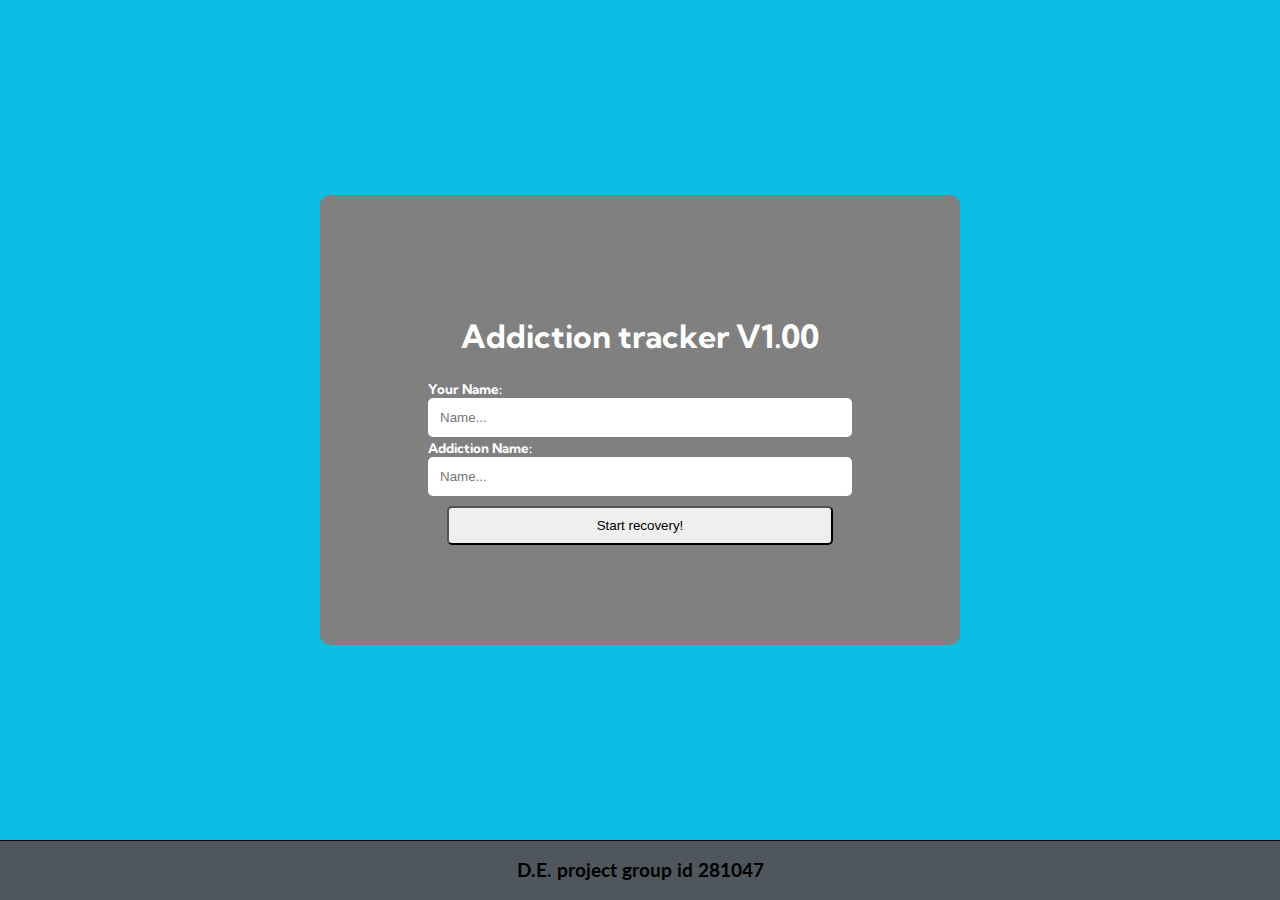
<file: Trackr/AddictionTrackerJS-V1.00/index.html>
<!DOCTYPE html>
<html lang="en">
<head>
    <meta charset="UTF-8">
    <meta name="viewport" content="width=device-width, initial-scale=1.0">

    <link href="startpageStylesheet.css" type="text/css" rel="stylesheet">
    <title>Addiction tracker V1.00</title>
</head>
<body onload="CheckForSavedData()">
    

    <div class="container" id="container">



        <h1>Addiction tracker V1.00</h1>

        <form>

            <small>Your Name:</small>
            <input type="text" placeholder="Name..." id="nameIn" class="">

            <small>Addiction Name:</small>
            <input type="text" placeholder="Name..." id="addictionIn">

            <button id="submitButton">Start recovery!</button>

        </form>

    </div>

    <script src="Javascript/startup.js"></script>
</body><footer>

   <h3> D.E. project group id 281047</h3>

</footer>
</html>
</file>
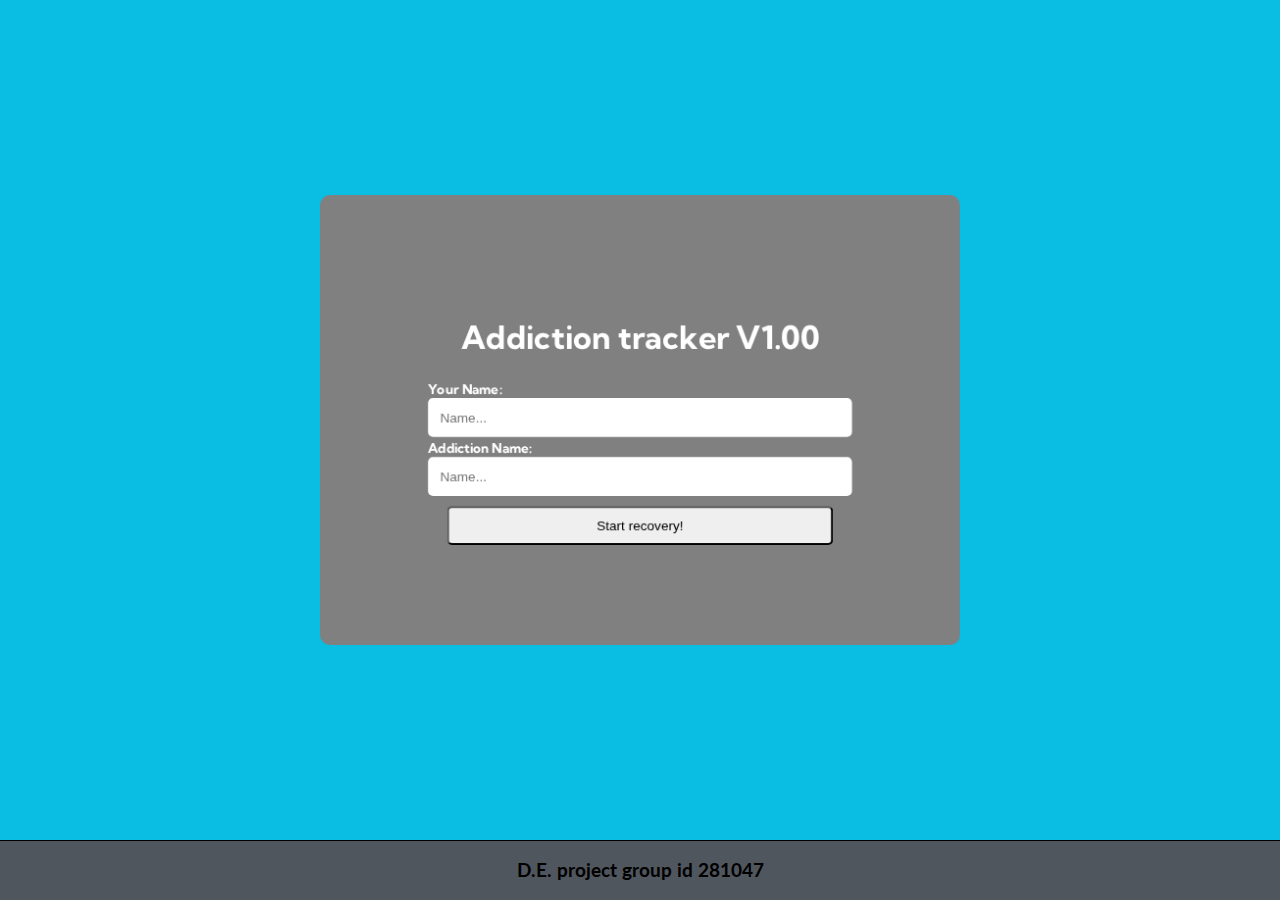
<file: Trackr/AddictionTrackerJS-V1.00/app.html>
<!DOCTYPE html>
<html lang="en">
<head>
    <meta charset="UTF-8">
    <meta name="viewport" content="width=device-width, initial-scale=1.0">
        <link href="mainappStylesheet.css" rel="stylesheet" type="text/css">

        <link href="Simplegrid.io/simple-grid.css" rel="stylesheet" type="text/css">

    <title>Addiction Tracker V1.00 </title>
</head>
<body onload="CheckForSavedData()">

    <div class="row">


        <div class="col-3 col-3-sm sideBar">

            <h1 id="GreetingOne">Hello there!</h1>
            <h3 id="GreetingTwo">If your seeing this message you must enable Javascript...</h3>

            
            <div class="fromTop">
                <p>> <a href="https://www.nhs.uk/live-well/quit-smoking/" target="blank">Advice for quitting smoking</a></p>
                <p>> <a href="https://www.nhs.uk/live-well/alcohol-support/" target="blank">Advice for alcohol releated problems</a></p>
                <p>> <a href="https://www.nhs.uk/live-well/healthy-body/drug-addiction-getting-help/" target="blank">Advice for drug releated problems</a></p>
            </div>
            

        </div>

        <div class="col-9 col-9-sm">

          <div class="fullBAR center">

            <h2 id="motivation">---</h2>

          </div>

          <div class="fullBAR center">

            <div class="half left">

                <h3 id="last" class="center">--LAST RELAPSE--</h3>

            </div>

            <div class="half right">

                <h1 id="clock" class="center">--TIME--</h1>
                
            </div>

          </div>

        </div>

        <div class="col-9 col-9-sm">

            <div class="fullBAR center" id="relapseDisplay">

            

            </div>

        </div>
         

       

    </div>

    <button id="emergency" onclick="RedirectUserEMERGENCY()">⚡PANIC BUTTON!⚡</button>
    <button id="delete">⛔️  DELETE ALL DATA ⛔️</button>
    <button id="relapse">LOG A RELAPSE 🕐</button>

    <script src="Javascript/app.js"></script>
</body>
</html>
</file>
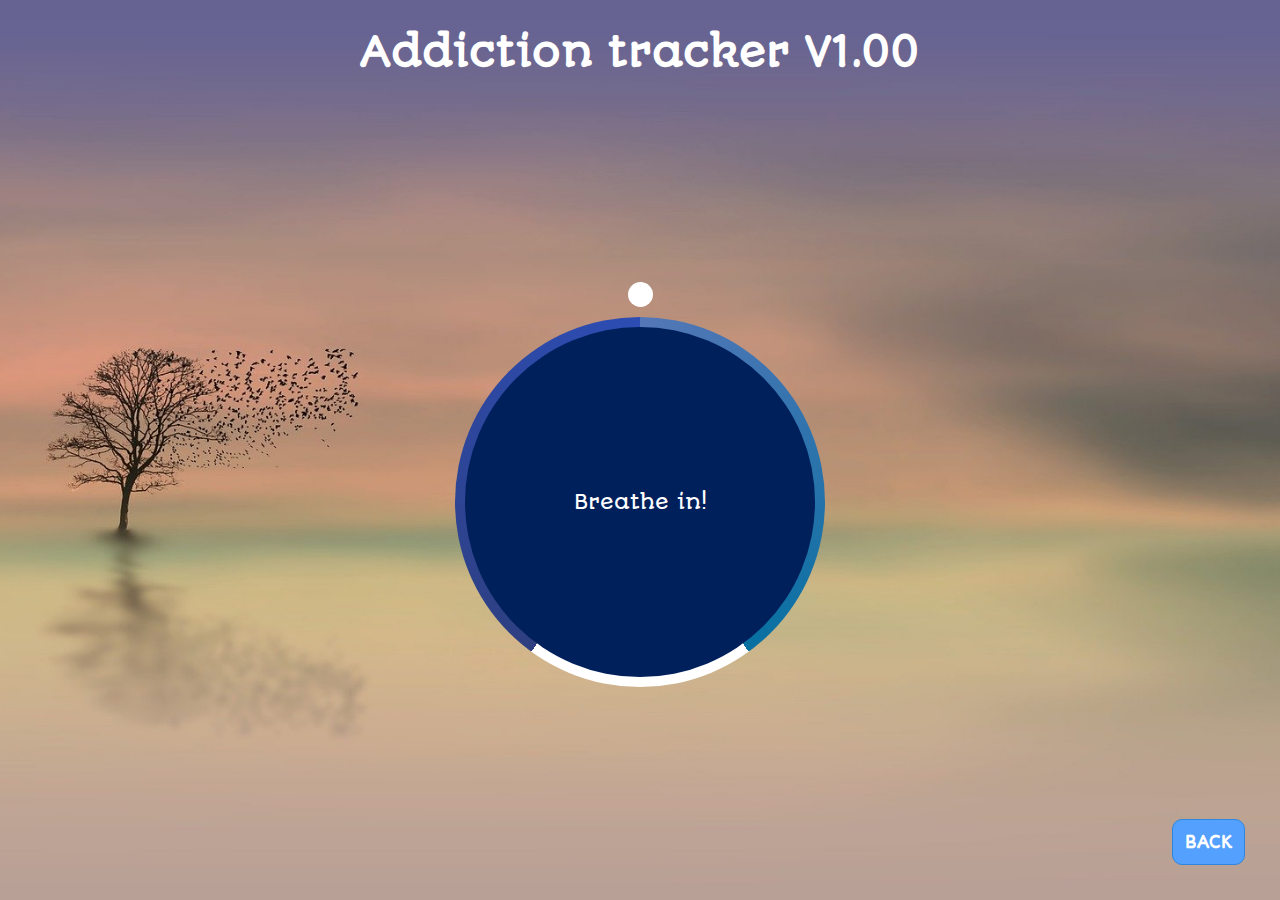
<file: Trackr/AddictionTrackerJS-V1.00/breathingApp.html>
<!DOCTYPE html>
<html lang="en">
<head>
    <meta charset="UTF-8">
    <meta name="viewport" content="width=device-width, initial-scale=1.0">
    <link href="relaxerStylesheet.css" type="text/css" rel="stylesheet">

    <title>Relaxer web app </title>
</head>
<body>

    <h1>Addiction tracker V1.00</h1>


    <div class="container" id="container">

        <div class="circle"></div>
        <p id="txt">Take a breath in :)</p>

        <div class="point-container">
            <span class="point"></span>
        </div>

        <div class="gradient-circle"></div>

    </div>

        <button id="back" onclick="RedirectUserBACK()">BACK</button>

    <script src="Javascript/relaxerScript.js"></script>
</body>
</html>
</file>
<file: Trackr/AddictionTrackerJS-V1.00/startpageStylesheet.css>
@import url('https://fonts.googleapis.com/css2?family=Kumbh+Sans:wght@700&display=swap');
@import url(https://fonts.googleapis.com/css?family=Lato:400,300,300italic,400italic,700,700italic);

.container{

    width: 50%;
    height: 50vh;
    background-color:grey;
    margin: auto auto;
    align-items: center;
    position: relative;
    overflow: hidden;
    justify-content: center;
    display: flex;
    flex-direction: column;
    color: white;
    font-weight: bold;
    font-family: 'Kumbh Sans', sans-serif;
    border-radius: 10px;

    animation-name: Bubble;
    animation-duration: 2s;
    animation-delay: 1s;
    animation-iteration-count: infinite;
    animation-direction: alternate;
    
}



@keyframes Bubble{

    from{transform: scale(1.0);}
    to{transform: scale(1.02);}

}




input{

    display: block;
    padding: 10px;
    border: 0;
    width: 30em;
    border-radius: 5px;
    border: 2px solid #fff;


}

button{

    text-align: center;
    width: 29em;
    padding: 10px;
    border-radius: 5px;
    margin-left: auto;
    margin-right: auto;
    display: flex;
    justify-content: center;
    align-items: center;
    margin-top: 10px;

}

@media(max-width: 880px){

    .container{

        width: 95%;

    }

    input{

        width: 90%;

    }

    button{

        width: 100%;

    }
}

.warn{

    border: 2px solid red;

}
.yes{

    border: 2px solid green;

}

body{
    background-color: #0abde3;
    margin: 0;
    display: flex;
    flex-direction: column;
    min-height: 100vh;
    overflow: hidden;
    justify-content: center;
}

footer{

    text-align: center;
    border-top: 1.2px solid black;
    background-color: #50565e;
    font-family: 'Lato', Helvetica, sans-serif;

}

a{

    color: white;

}
</file>
<file: Trackr/AddictionTrackerJS-V1.00/mainappStylesheet.css>
body{

    margin: 0px;
    overflow-x: hidden;
    background-color: #222f3e;
    
}


.sideBar{

    text-align: center;
    background-color: #576574;

}

.fullBAR{

    background-color: #2e86de;
    width: 100%;
    padding: 0;
    margin: 0;
    top: 0;
}

#emergency{

    position: fixed;
    bottom: 35px;
    padding: 12px;
    right: 35px;
    border-radius: 10px;
    outline: none;
    border: 1px solid #ff6b6b;
    color: white;
    font-weight: bold;
    font-size: 16px;
    background-color: #ee5253;

}

#relapse{

    position: fixed;
    bottom: 35px;
    padding: 12px;
    left: 35px;
    border-radius: 10px;
    outline: none;
    border: 1px solid #5f27cd;
    color: white;
    font-weight: bold;
    font-size: 16px;
    background-color: #341f97;
    width: 210px;
}

.half{
    border: 1px solid #ff9f43;
    border-radius: 10px;
    background-color: #ff9f43;
    margin: 1%;
    display: inline-block;
    width: 45%;
    height: 100px;
    height: 110px;

}

.left{

    float: left;
}

.right{

    float: right;
}

.fromTop{

    margin-top: 65%;
    border-top: 2px solid #ff9f43;
    border-bottom: 2px solid #ff9f43;


    width: 85%;
    margin-left: auto;
    margin-right: auto;

}


@media(max-width: 880px){
    

    .sideBar{

        display: none;

    }

    .half{

        width: 100%;
        margin-left: auto;
        margin-right: auto;
        display: block;
        height: 15vh;
    }

}

.relapse{

    
    border-top: 1px solid white;
    padding-top: 5px;
    padding-bottom: 5px;

}

#delete{

    position: fixed;
    bottom: 95px;
    padding: 12px;
    width: 210px;
    left: 35px;
    border-radius: 10px;
    outline: none;
    border: 1px solid #576574;
    color: white;
    font-weight: bold;
    font-size: 16px;
    background-color: #8395a7;

}
</file>
<file: Trackr/AddictionTrackerJS-V1.00/Simplegrid.io/simple-grid.css>
/**
*** SIMPLE GRID
*** (C) ZACH COLE 2016
**/

@import url(https://fonts.googleapis.com/css?family=Lato:400,300,300italic,400italic,700,700italic);

/* UNIVERSAL */

html,
body {
  height: 100%;
  width: 100%;
  margin: 0;
  padding: 0;
  left: 0;
  top: 0;
  font-size: 100%;
}

/* ROOT FONT STYLES */

* {
  font-family: 'Lato', Helvetica, sans-serif;
  color: white;

}

/* TYPOGRAPHY */

h1 {
  font-size: 2.5rem;
}

h2 {
  font-size: 2rem;
}

h3 {
  font-size: 1.375rem;
}

h4 {
  font-size: 1.125rem;
}

h5 {
  font-size: 1rem;
}

h6 {
  font-size: 0.875rem;
}

p {
  font-size: 1.125rem;
  font-weight: 200;
  line-height: 1.8;
}

.font-light {
  font-weight: 300;
}

.font-regular {
  font-weight: 400;
}

.font-heavy {
  font-weight: 700;
}

/* POSITIONING */

.left {
  text-align: left;
}

.right {
  text-align: right;
}

.center {
  text-align: center;
  margin-left: auto;
  margin-right: auto;
}

.justify {
  text-align: justify;
}

/* ==== GRID SYSTEM ==== */



.row {
  position: relative;
  width: 100%;
}

.row [class^="col"] {
  float: left;
  min-height: 0.125rem;
}

.col-1,
.col-2,
.col-3,
.col-4,
.col-5,
.col-6,
.col-7,
.col-8,
.col-9,
.col-10,
.col-11,
.col-12 {
  width: 100%;
}

.col-1-sm {
  width: 4.33%;
}

.col-2-sm {
  width: 12.66%;
}

.col-3-sm {
  width: 25%;
  height: 100vh;
}

.col-4-sm {
  width: 29.33%;
}

.col-5-sm {
  width: 37.66%;
}

.col-6-sm {
  width: 46%;
}

.col-7-sm {
  width: 54.33%;
}

.col-8-sm {
  width: 62.66%;
}

.col-9-sm {
  width: 75%;
}

.col-10-sm {
  width: 79.33%;
}

.col-11-sm {
  width: 87.66%;
}

.col-12-sm {
  width: 100%;
}

.row::after {
	content: "";
	display: table;
	clear: both;
}


@media only screen and (min-width: 45em) {  /* 720px */
  .col-1 {
    width: 4.33%;
  }

  .col-2 {
    width: 12.66%;
  }

  .col-3 {
    width: 25%;
    height: 100vh;
  }

  .col-4 {
    width: 29.33%;
  }

  .col-5 {
    width: 37.66%;
  }

  .col-6 {
    width: 46%;
  }

  .col-7 {
    width: 54.33%;
  }

  .col-8 {
    width: 62.66%;
  }

  .col-9 {
    width: 75%;
  }

  .col-10 {
    width: 79.33%;
  }

  .col-11 {
    width: 87.66%;
  }

  .col-12 {
    width: 100%;
  }
}

@media(max-width: 880px){

  .col-9, .col-9-sm{

    width: 100%;

  }

}
</file>
<file: Trackr/AddictionTrackerJS-V1.00/relaxerStylesheet.css>
@import url('https://fonts.googleapis.com/css2?family=Autour+One&display=swap');

*{
    box-sizing: border-box;
    font-family: 'Autour One', cursive;
}

body{

    background: #646fd4 url(Media/calming.jpg) no-repeat center center;
    min-height: 100vh;
    overflow: hidden;
    align-items: center;
    justify-items: center;
    display: flex;
    flex-direction: column;
    font-size: 125%;
    color: white;
    background-size: cover;
    margin: 0;

}

.container{

    display: flex;
    align-items: center;
    justify-content: center;
    margin: auto;

    height: 350px;
    width: 350px;

    position: relative;
    transform: scale(1);

}

.circle{

    background-color: #00205c;
    height: 100%;
    width: 100%;
    border-radius: 50%;

    position: absolute;
    top: 0;

    z-index: -1;
}

.gradient-circle{

    background: conic-gradient(
        #5577b7 0%,
        #0670a1 40%,
        #fff 40%,
        #fff 60%,
        #2e3f80 60%,
        #2d4db4 100%
    );
    height: 370px;
    width: 370px;
    z-index: -2;

    border-radius: 50%;
    position: absolute;

    top: -10px;
    left: -10px;
}

.point{

    background-color: white;
    border-radius: 50%;
    height: 25px;
    width: 25px;

    display: block;
}

.point-container{
    position: absolute;
    top: -45px;
    height: 220px;
    animation: rotateAround 8s linear forwards infinite;
    transform-origin: bottom center;

}

@keyframes rotateAround{

    from{
        transform: rotate(0deg);
    }

    to{

        transform: rotate(360deg);
    }
}


.container.grow{

    animation: grow 3s linear forwards;

}

@keyframes grow{

    from{
        transform: scale(1);
    }

    to{
        transform: scale(1.2);
    }

}

.container.shrink{

    animation: shrink 3s linear forwards;

}

@keyframes shrink{

    from{
        transform: scale(1.2);
    }

    to{
        transform: scale(1);
    }

}

#back{

    position: fixed;
    bottom: 35px;
    padding: 12px;
    right: 35px;
    border-radius: 10px;
    outline: none;
    border: 1px solid #2e86de;
    color: white;
    font-weight: bold;
    font-size: 16px;
    background-color: #54a0ff;

}

@media(max-width: 800px){

    body{

        background: #646fd4;
        min-height: 100vh;
       
    
    }

}
</file>
